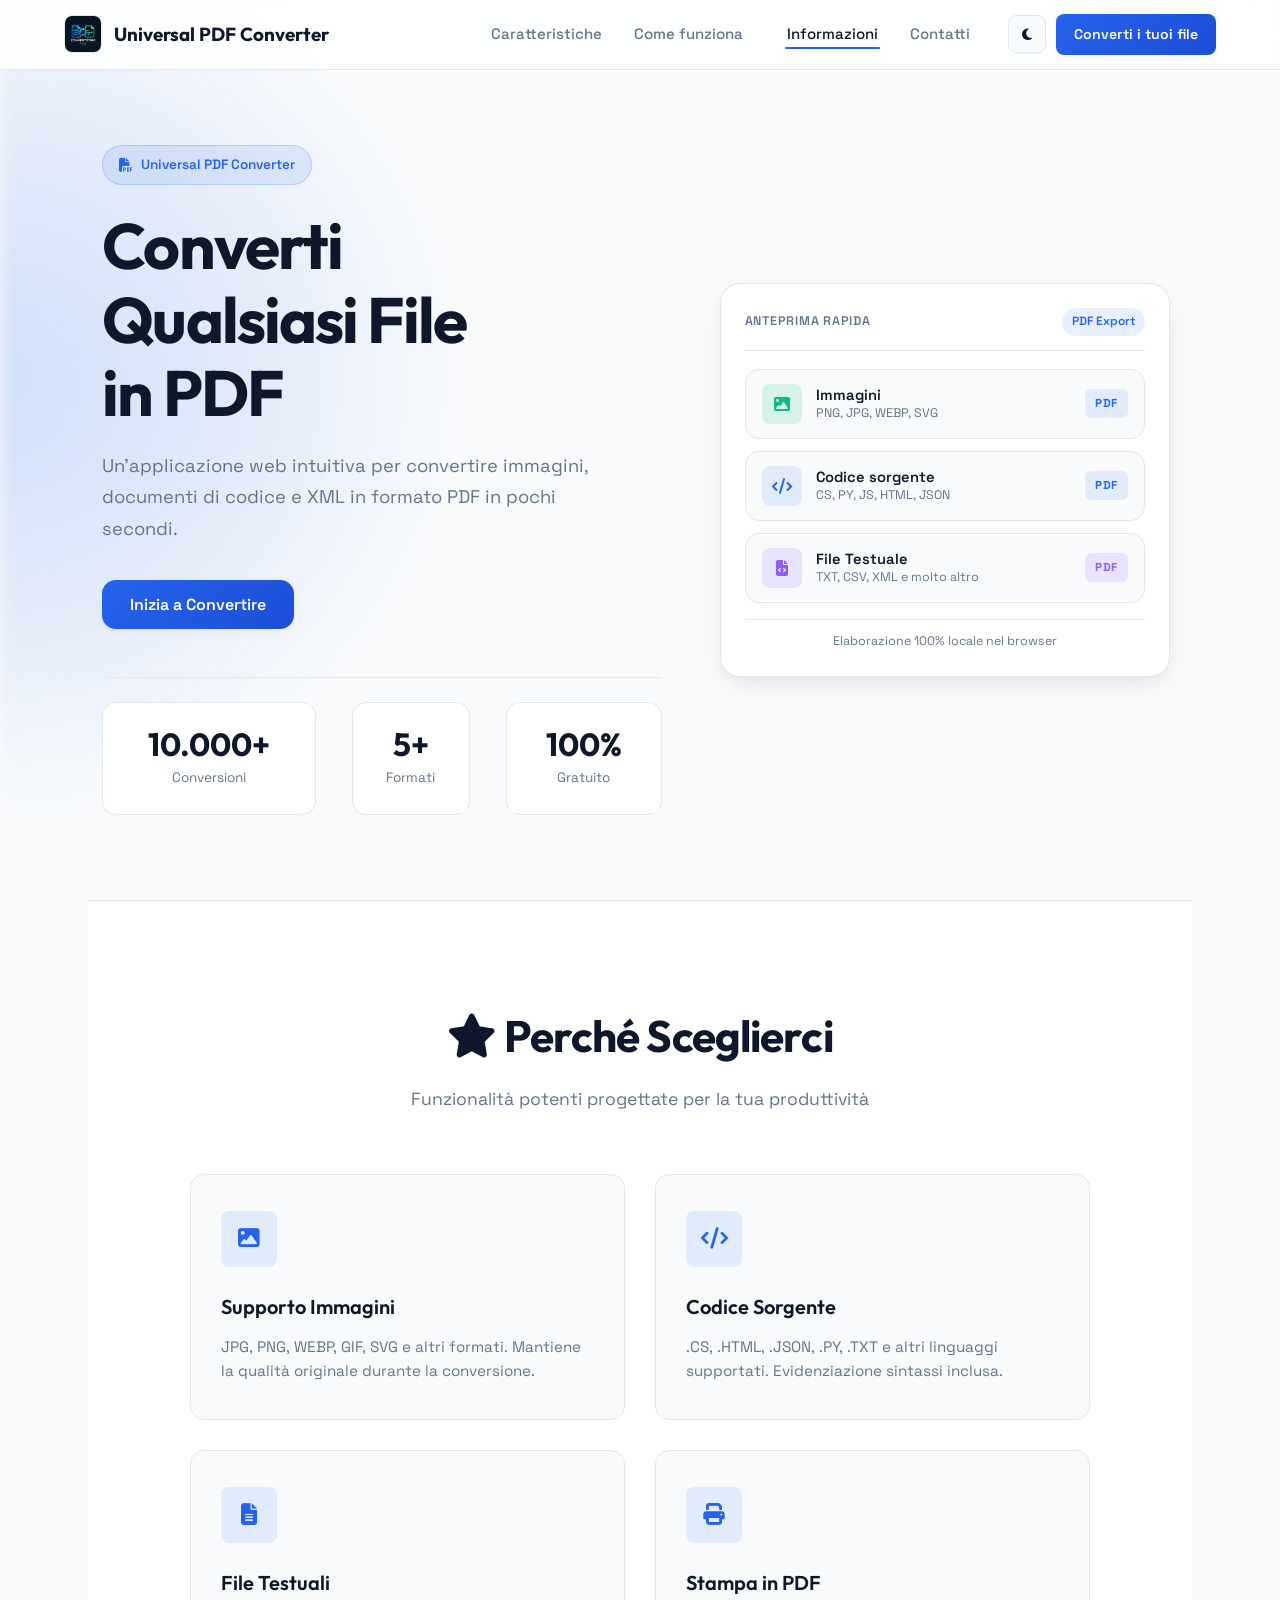
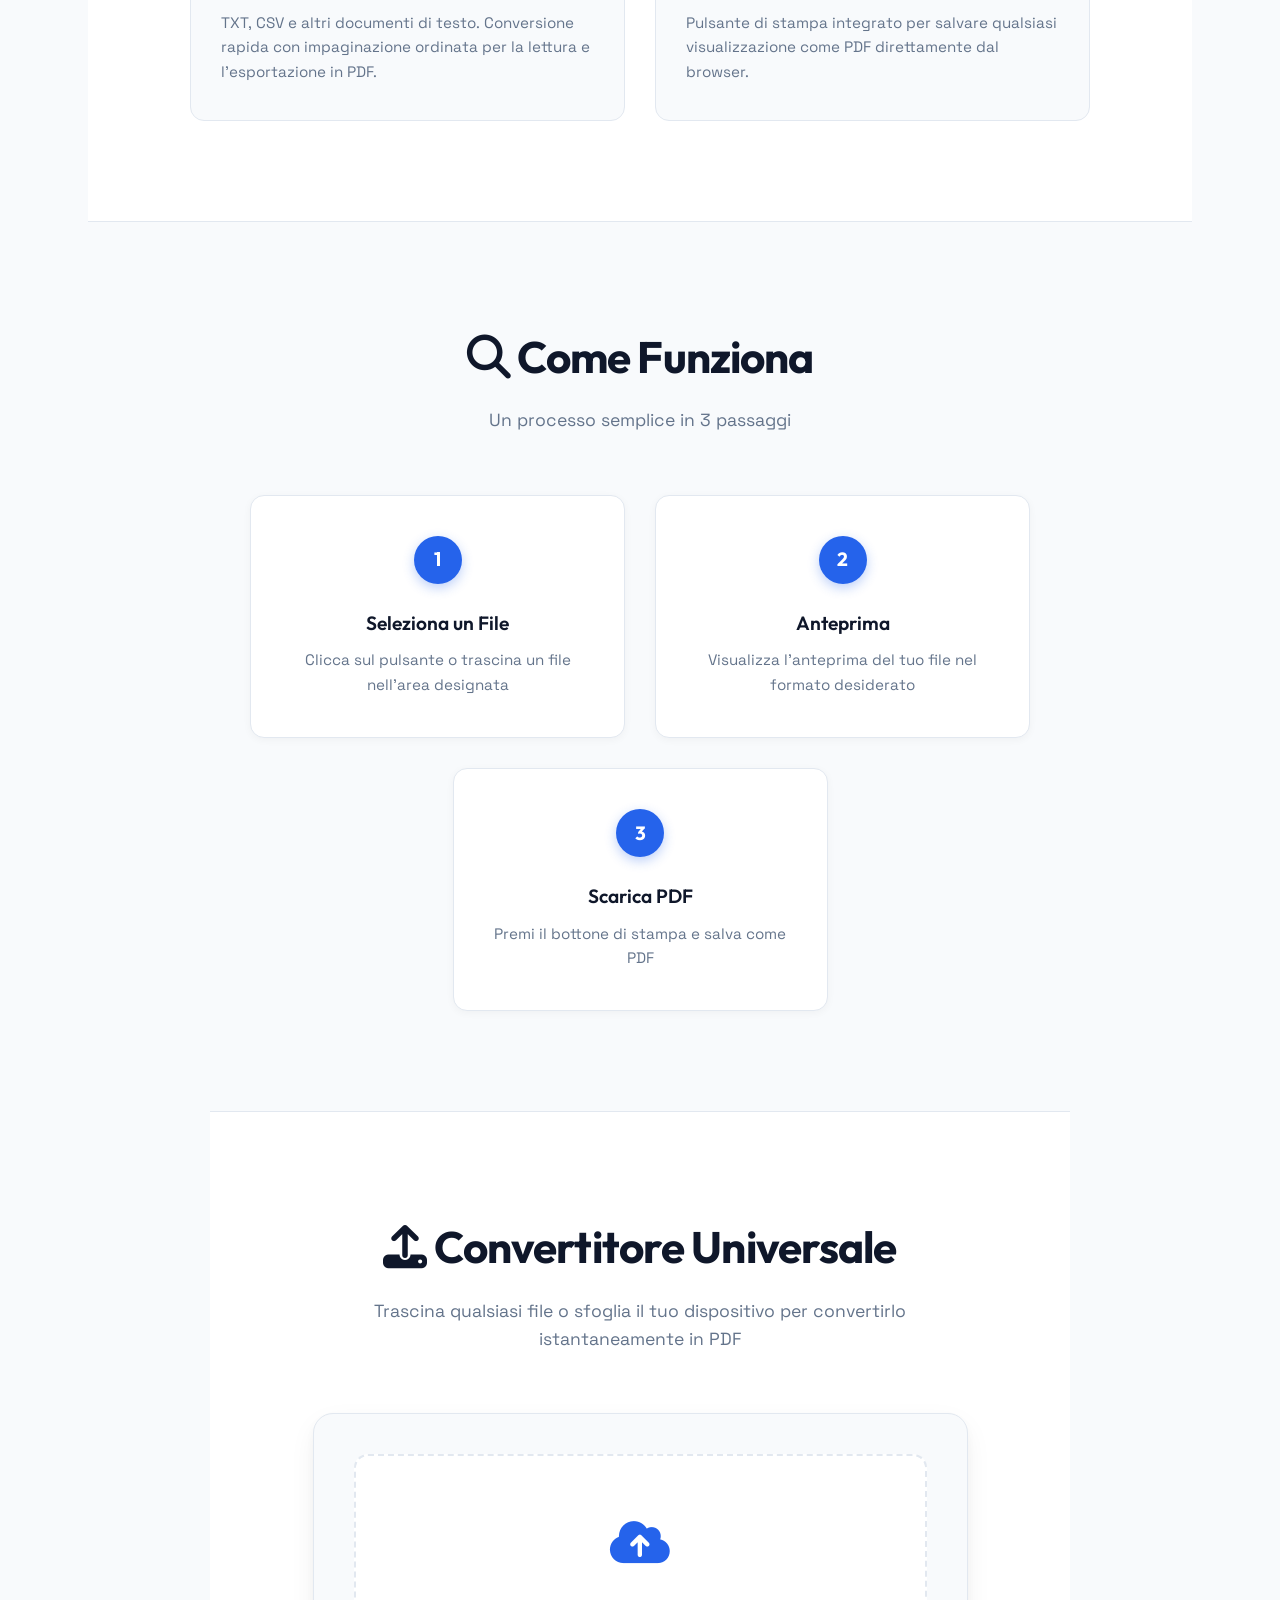
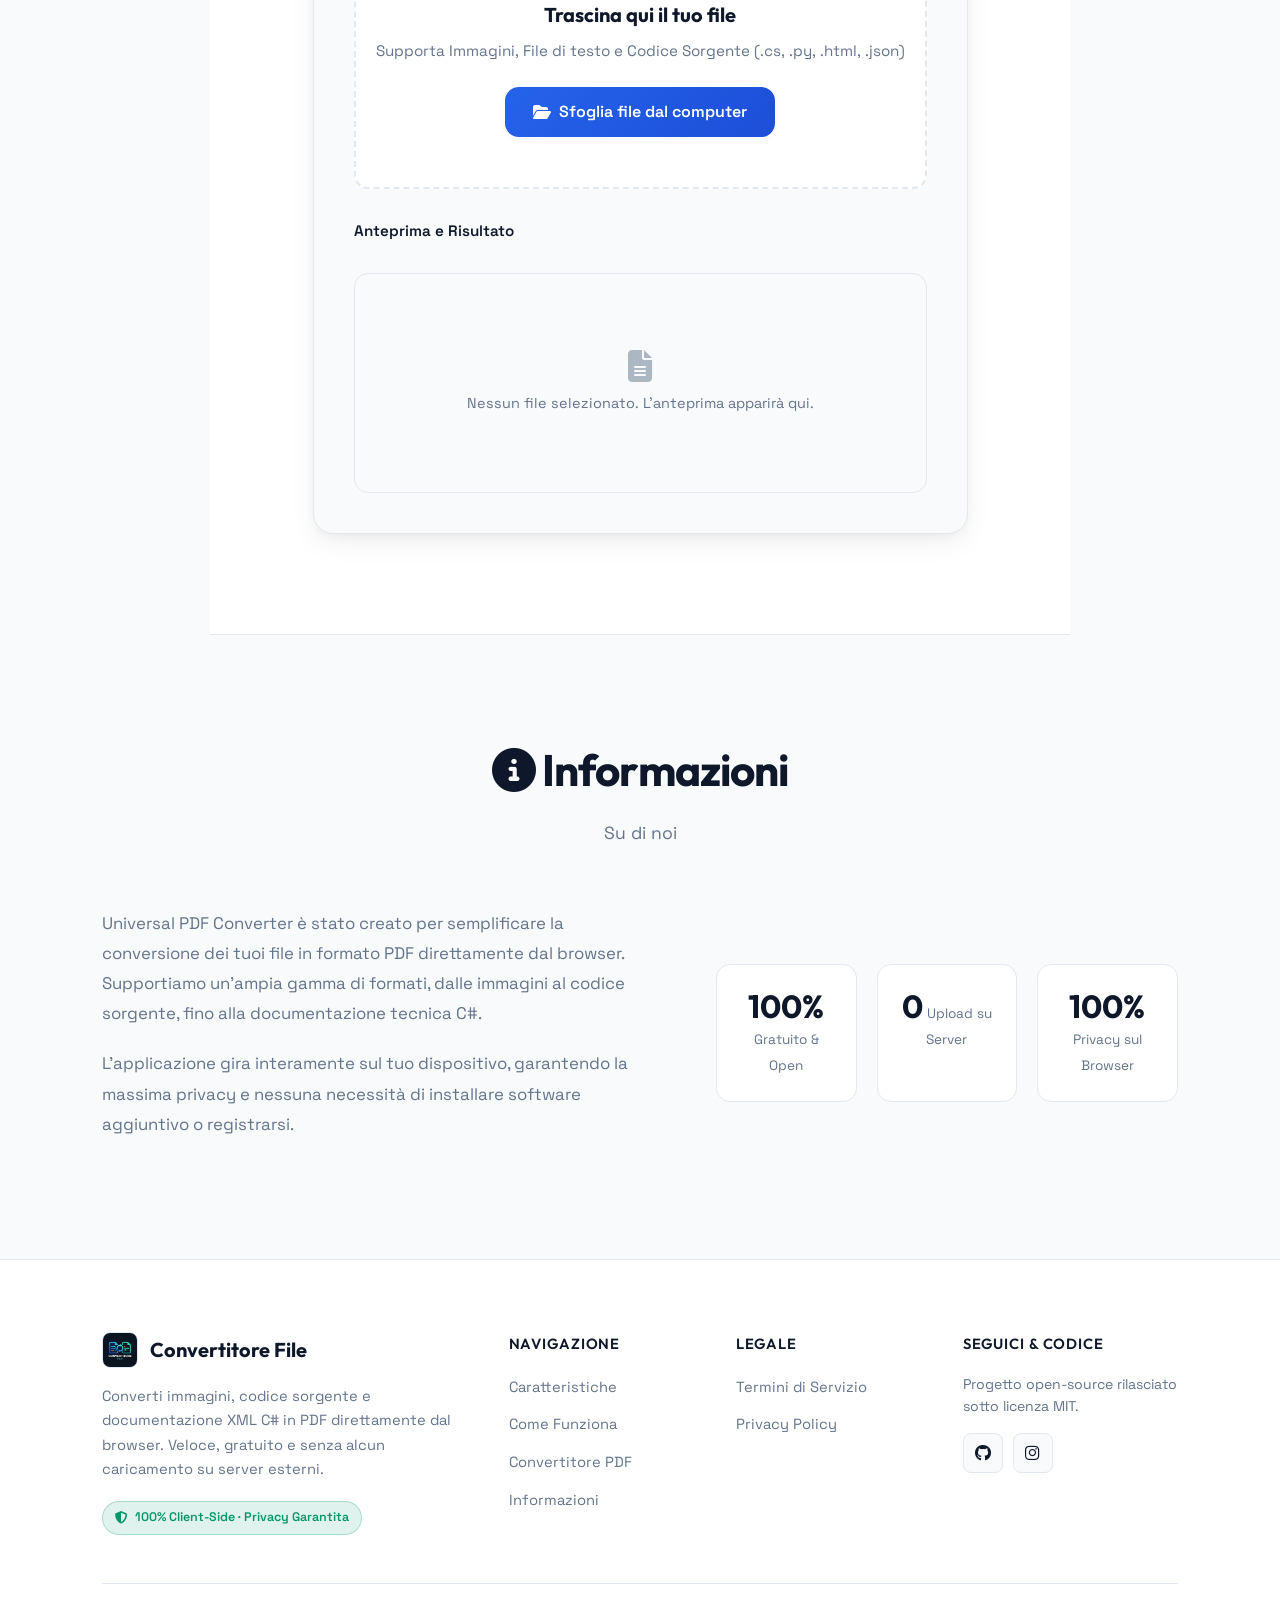
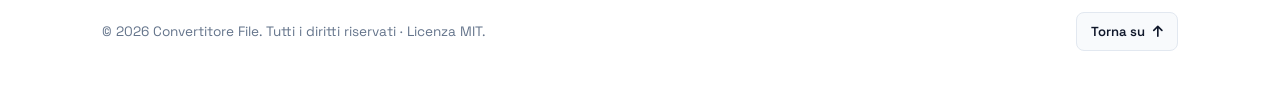
<file: index.html>
<!DOCTYPE html>
<html lang="it">
<head>
    <meta charset="UTF-8">
    <meta name="viewport" content="width=device-width, initial-scale=1.0">
    <meta name="google-site-verification" content="RKO1aZ0JBWYuCCtH508wotMkRLjNaPTsXx0LdjliGCs"/>
    <link rel="icon" type="image/jpeg" href="img/Logo.jpeg">
    <link rel="stylesheet" href="Style/style.css">

    <!-- Fonts & Icons -->
    <link rel="preconnect" href="https://fonts.googleapis.com">
    <link rel="preconnect" href="https://fonts.gstatic.com" crossorigin>
    <link href="https://fonts.googleapis.com/css2?family=Outfit:wght@300;400;500;600;700&family=Space+Grotesk:wght@400;500;600;700&display=swap" rel="stylesheet">
    <link rel="stylesheet" href="https://cdnjs.cloudflare.com/ajax/libs/font-awesome/6.4.0/css/all.min.css">

    <!-- SEO Base -->
    <title>Universal PDF Converter</title>
    <meta name="description" content="Convertitore universale di file in PDF - Converti immagini, documenti di codice e XML in formato PDF gratuitamente">
    <meta name="keywords" content="Convertitore, convertitore gratis, convertitore PDF, online converter, universal converter">
    <meta name="robots" content="index, follow, max-snippet:-1, max-image-preview:large">
    <link rel="canonical" href="https://convertitore-file.github.io/">
    <link rel="alternate" hreflang="it" href="https://convertitore-file.github.io/">
    <link rel="alternate" hreflang="en" href="https://convertitore-file.github.io/?lang=en">

    <!-- Open Graph -->
    <meta property="og:title" content="Convertitore Universale di File in PDF">
    <meta property="og:description" content="Converti facilmente i tuoi file in formato PDF gratuitamente">
    <meta property="og:image" content="img/Logo.jpeg">
    <meta property="og:type" content="website">
    <meta property="og:url" content="https://convertitore-file.github.io/">
    <meta property="og:locale" content="it_IT">

    <!-- Twitter -->
    <meta property="twitter:card" content="summary_large_image">
    <meta property="twitter:title" content="Convertitore Universale di File in PDF">
    <meta property="twitter:description" content="Converti facilmente i tuoi file in formato PDF gratuitamente">
    <meta property="twitter:image" content="img/Logo.jpeg">

    <style>
        /* Reduced motion preference */
        @media (prefers-reduced-motion: reduce) {
            :root {
                --transition-speed: 0.01s;
            }
            *,
            *::before,
            *::after {
                animation-duration: 0.01ms !important;
                animation-iteration-count: 1 !important;
                transition-duration: 0.01ms !important;
            }
        }
    </style>
</head>
<body>
    <!-- Skip Link -->
    <a href="#converter" class="skip-link" aria-label="Saltare al convertitore">Saltare al convertitore</a>

    <!-- Navigation -->
    <nav class="navbar" aria-label="Menu principale principale" role="navigation">
        <a href="#" class="logo">
            <img src="img/Logo.jpeg" alt="Logo Convertitore File" height="40" loading="lazy" aria-hidden="true">
            <span>Universal PDF Converter</span>
        </a>

        <ul class="nav-links" id="navLinks" aria-label="Link navigazione principale">
            <li><a href="#features" class="nav-link" aria-label="Caratteristiche">Caratteristiche</a></li>
            <li><a href="#how-it-works" class="nav-links" aria-label="Come funziona">Come funziona</a></li>
            <li><a href="#about" class="nav-link" aria-label="Informazioni">Informazioni</a></li>
            <li><a href="#contact" class="nav-link" aria-label="Contatti">Contatti</a></li>
        </ul>

        <div class="nav-actions">
            <button id="themeToggle" type="button" aria-label="Cambia tema chiaro/scuro" class="btn-theme-toggle">
                <i class="fas fa-moon" id="moonIcon"></i>
                <i class="fas fa-sun" id="sunIcon" style="display: none;"></i>
            </button>
            <a href="#converter" class="btn-nav">Converti i tuoi file</a>
            <button id="mobileMenuBtn" type="button" aria-label="Apri menu" aria-expanded="false" class="btn-mobile-menu">
                <i class="fas fa-bars"></i>
            </button>
        </div>
    </nav>

    <!-- Hero Section -->
    <div class="hero" aria-labelledby="hero-title">
        <div class="hero-content">
            <div class="hero-badge">
                <i class="fas fa-file-pdf"></i>
                <span>Universal PDF Converter</span>
            </div>
            <h1 id="hero-title" class="hero-h1">Converti<br>Qualsiasi File<br>in PDF</h1>
            <p class="hero-subtitle">Un'applicazione web intuitiva per convertire immagini, documenti di codice e XML in formato PDF in pochi secondi.</p>
            <div class="hero-cta">
                <a href="#converter" class="btn btn-primary">Inizia a Convertire</a>
            </div>
            <div class="hero-stats">
                <div class="stat">
                    <span class="stat-number">10.000+</span>
                    <span class="stat-label">Conversioni</span>
                </div>
                <div class="stat">
                    <span class="stat-number">5+</span>
                    <span class="stat-label">Formati</span>
                </div>
                <div class="stat">
                    <span class="stat-number">100%</span>
                    <span class="stat-label">Gratuito</span>
                </div>
            </div>
        </div>

        <div class="hero-visual">
            <div class="visual-card">
                <div class="visual-card-header">
                    <span class="preview-eyebrow">Anteprima rapida</span>
                    <span class="preview-badge">PDF Export</span>
                </div>

                <div class="visual-preview">
                    <div class="preview-row">
                        <div class="preview-left">
                                <span class="preview-icon preview-icon--img">
                                    <i class="fas fa-image"></i>
                                </span>
                            <div class="preview-meta">
                                <strong>Immagini</strong>
                                <span>PNG, JPG, WEBP, SVG</span>
                            </div>
                        </div>
                        <span class="format-pill">PDF</span>
                    </div>

                    <div class="preview-row">
                        <div class="preview-left">
                                <span class="preview-icon preview-icon--code">
                                    <i class="fas fa-code"></i>
                                </span>
                            <div class="preview-meta">
                                <strong>Codice sorgente</strong>
                                <span>CS, PY, JS, HTML, JSON</span>
                            </div>
                        </div>
                        <span class="format-pill">PDF</span>
                    </div>

                    <div class="preview-row">
                        <div class="preview-left">
                                <span class="preview-icon preview-icon--xml">
                                    <i class="fas fa-file-code"></i>
                                </span>
                            <div class="preview-meta">
                                <strong>File Testuale</strong>
                                <span>TXT, CSV, XML e molto altro</span>
                            </div>
                        </div>
                        <span class="format-pill format-pill--accent">PDF</span>
                    </div>
                </div>

                <div class="visual-card-footer">
                    <span>Elaborazione 100% locale nel browser</span>
                </div>
            </div>
        </div>
    </div>

    <!-- Features Section -->
    <section class="features" id="features" aria-labelledby="features-title">
        <div class="section-header">
            <h2 id="features-title"><i class="fas fa-star"></i> Perché Sceglierci</h2>
            <p>Funzionalità potenti progettate per la tua produttività</p>
        </div>
        <div class="features-grid">
            <div class="feature-card">
                <div class="feature-icon">
                    <i class="fas fa-image"></i>
                </div>
                <h3>Supporto Immagini</h3>
                <p>JPG, PNG, WEBP, GIF, SVG e altri formati. Mantiene la qualità originale durante la conversione.</p>
            </div>
            <div class="feature-card">
                <div class="feature-icon">
                    <i class="fas fa-code"></i>
                </div>
                <h3>Codice Sorgente</h3>
                <p>.CS, .HTML, .JSON, .PY, .TXT e altri linguaggi supportati. Evidenziazione sintassi inclusa.</p>
            </div>
            <div class="feature-card">
                <div class="feature-icon">
                    <i class="fas fa-file-alt"></i>
                </div>
                <h3>File Testuali</h3>
                <p>TXT, CSV e altri documenti di testo. Conversione rapida con impaginazione ordinata per la lettura e l'esportazione in PDF.</p>
            </div>
            <div class="feature-card">
                <div class="feature-icon">
                    <i class="fas fa-print"></i>
                </div>
                <h3>Stampa in PDF</h3>
                <p>Pulsante di stampa integrato per salvare qualsiasi visualizzazione come PDF direttamente dal browser.</p>
            </div>
        </div>
    </section>

    <!-- How It Works Section -->
    <section class="how-it-works" id="how-it-works" aria-labelledby="how-it-works-title">
        <div class="section-header">
            <h2 id="how-it-works-title"><i class="fas fa-search"></i> Come Funziona</h2>
            <p>Un processo semplice in 3 passaggi</p>
        </div>
        <div class="steps-container">
            <div class="step-item">
                <div class="step-number">1</div>
                <h3>Seleziona un File</h3>
                <p>Clicca sul pulsante o trascina un file nell'area designata</p>
            </div>
            <div class="step-item">
                <div class="step-number">2</div>
                <h3>Anteprima</h3>
                <p>Visualizza l'anteprima del tuo file nel formato desiderato</p>
            </div>
            <div class="step-item">
                <div class="step-number">3</div>
                <h3>Scarica PDF</h3>
                <p>Premi il bottone di stampa e salva come PDF</p>
            </div>
        </div>
    </section>

    <!-- Converter Area (Rinnovata e potenziata) -->
    <section class="converter-section" id="converter" aria-label="Area di conversione file">
        <div class="section-header">
            <h2><i class="fas fa-upload"></i> Convertitore Universale</h2>
            <p>Trascina qualsiasi file o sfoglia il tuo dispositivo per convertirlo istantaneamente in PDF</p>
        </div>

        <div class="converter-container">
            <div class="converter-card">
                <!-- Area Drag & Drop avanzata -->
                <div class="converter-area" id="dropZone" aria-label="Area di caricamento file" role="region" tabindex="0">
                    <div class="converter-icon-wrapper" style="font-size: 3rem; color: var(--primary); margin-bottom: 16px;">
                        <i class="fas fa-cloud-upload-alt" aria-hidden="true"></i>
                    </div>
                    <h3 style="font-family: var(--font-hero); font-size: 1.25rem; margin-bottom: 8px; color: var(--text);">Trascina qui il tuo file</h3>
                    <p style="color: var(--muted); font-size: 0.95rem; margin-bottom: 24px;">Supporta Immagini, File di testo e Codice Sorgente (.cs, .py, .html, .json)</p>
                    <p class="sr-only" tabindex="0">Premere Invio o Spazio per sfogliare i file</p>

                    <label for="fileInput" class="btn btn-primary" style="cursor: pointer; display: inline-flex; align-items: center; gap: 8px;">
                        <i class="fas fa-folder-open" aria-hidden="true"></i>
                        <span>Sfoglia file dal computer</span>
                    </label>
                    <input type="file" id="fileInput" accept="image/*,.txt,.cs,.html,.json,.csv,.py,.xml,.js,.ts" style="display: none;" aria-label="Sfoglia file dal computer">
                </div>

                <!-- Box Anteprima e Risultato Conversione -->
                <div class="converter-preview-wrapper" style="margin-top: 30px;">
                    <div style="display: flex; justify-content: space-between; align-items: center; margin-bottom: 12px;">
                        <span style="font-weight: 600; font-size: 0.95rem; color: var(--text);">Anteprima e Risultato</span>
                        <span id="fileTypeBadge" style="font-size: 0.75rem; background: var(--primary-light); color: var(--primary); padding: 4px 10px; border-radius: 20px; font-weight: 600; display: none;">Pronto</span>
                    </div>

                    <div class="converter-preview" id="output" style="background: var(--background); border: 1px solid var(--border); border-radius: var(--radius); padding: 24px; min-height: 220px; display: flex; align-items: center; justify-content: center; text-align: center; color: var(--muted);">
                        <div class="placeholder-content">
                            <i class="fas fa-file-alt" style="font-size: 2rem; margin-bottom: 10px; opacity: 0.5;"></i>
                            <p style="font-size: 0.9rem;">Nessun file selezionato. L'anteprima apparirà qui.</p>
                        </div>
                    </div>

                    <!-- Pulsante di Stampa / Salvataggio PDF -->
                    <button class="print-btn" id="printBtn" style="display: none;">
                        <i class="fas fa-print" style="margin-right: 8px;"></i> Salva o Stampa in PDF
                    </button>
                </div>
            </div>
        </div>
    </section>

    <!-- About Section -->
    <section class="about" id="about" aria-labelledby="about-title">
        <div class="section-header">
            <h2 id="about-title"><i class="fas fa-info-circle"></i> Informazioni</h2>
            <p>Su di noi</p>
        </div>
        <div class="about-content">
            <div class="about-text">
                <p>Universal PDF Converter è stato creato per semplificare la conversione dei tuoi file in formato PDF direttamente dal browser. Supportiamo un'ampia gamma di formati, dalle immagini al codice sorgente, fino alla documentazione tecnica C#.</p>
                <p>L'applicazione gira interamente sul tuo dispositivo, garantendo la massima privacy e nessuna necessità di installare software aggiuntivo o registrarsi.</p>
            </div>
            <div class="about-stats">
                <div class="stat">
                    <span class="stat-number">100%</span>
                    <span class="stat-label">Gratuito &amp; Open</span>
                </div>
                <div class="stat">
                    <span class="stat-number">0</span>
                    <span class="stat-label">Upload su Server</span>
                </div>
                <div class="stat">
                    <span class="stat-number">100%</span>
                    <span class="stat-label">Privacy sul Browser</span>
                </div>
            </div>
        </div>
    </section>

    <!-- Footer -->
    <footer class="footer" id="contact">
        <div class="footer-container">
            <div class="footer-grid">
                <!-- Colonna 1: Brand & Descrizione -->
                <div class="footer-brand">
                    <a href="#" class="footer-logo">
                        <img src="img/Logo.jpeg" alt="Convertitore File Logo" height="36" loading="lazy">
                        <span>Convertitore File</span>
                    </a>
                    <p class="footer-description">
                        Converti immagini, codice sorgente e documentazione XML C# in PDF direttamente dal browser. Veloce, gratuito e senza alcun caricamento su server esterni.
                    </p>
                    <div class="footer-pill">
                        <i class="fas fa-shield-alt"></i>
                        <span>100% Client-Side &middot; Privacy Garantita</span>
                    </div>
                </div>

                <!-- Colonna 2: Navigazione -->
                <div class="footer-col">
                    <h4>Navigazione</h4>
                    <ul class="footer-links">
                        <li><a href="#features">Caratteristiche</a></li>
                        <li><a href="#how-it-works">Come Funziona</a></li>
                        <li><a href="#converter">Convertitore PDF</a></li>
                        <li><a href="#about">Informazioni</a></li>
                    </ul>
                </div>

                <!-- Colonna 3: Note Legali -->
                <div class="footer-col">
                    <h4>Legale</h4>
                    <ul class="footer-links">
                        <li><a href="pages/termini.html">Termini di Servizio</a></li>
                        <li><a href="pages/privacy.html">Privacy Policy</a></li>
                    </ul>
                </div>

                <!-- Colonna 4: Community & Contatti -->
                <div class="footer-col">
                    <h4>Seguici &amp; Codice</h4>
                    <p class="footer-social-text">Progetto open-source rilasciato sotto licenza MIT.</p>
                    <div class="footer-social">
                        <a href="https://github.com/cipriano-salvatore" target="_blank" rel="noopener noreferrer" aria-label="GitHub">
                            <i class="fab fa-github"></i>
                        </a>
                        <a href="https://instagram.com/salvo_codes" target="_blank" rel="noopener noreferrer" aria-label="Instagram">
                            <i class="fab fa-instagram"></i>
                        </a>
                    </div>
                </div>
            </div>

            <!-- Barra inferiore separata -->
            <div class="footer-bottom">
                <p>&copy; 2026 Convertitore File. Tutti i diritti riservati &middot; Licenza MIT.</p>
                <a href="#" class="back-to-top" aria-label="Torna in cima alla pagina">
                    <span>Torna su</span>
                    <i class="fas fa-arrow-up"></i>
                </a>
            </div>
        </div>
    </footer>

    <script src="script.js"></script>
</body>
</html>
</file>
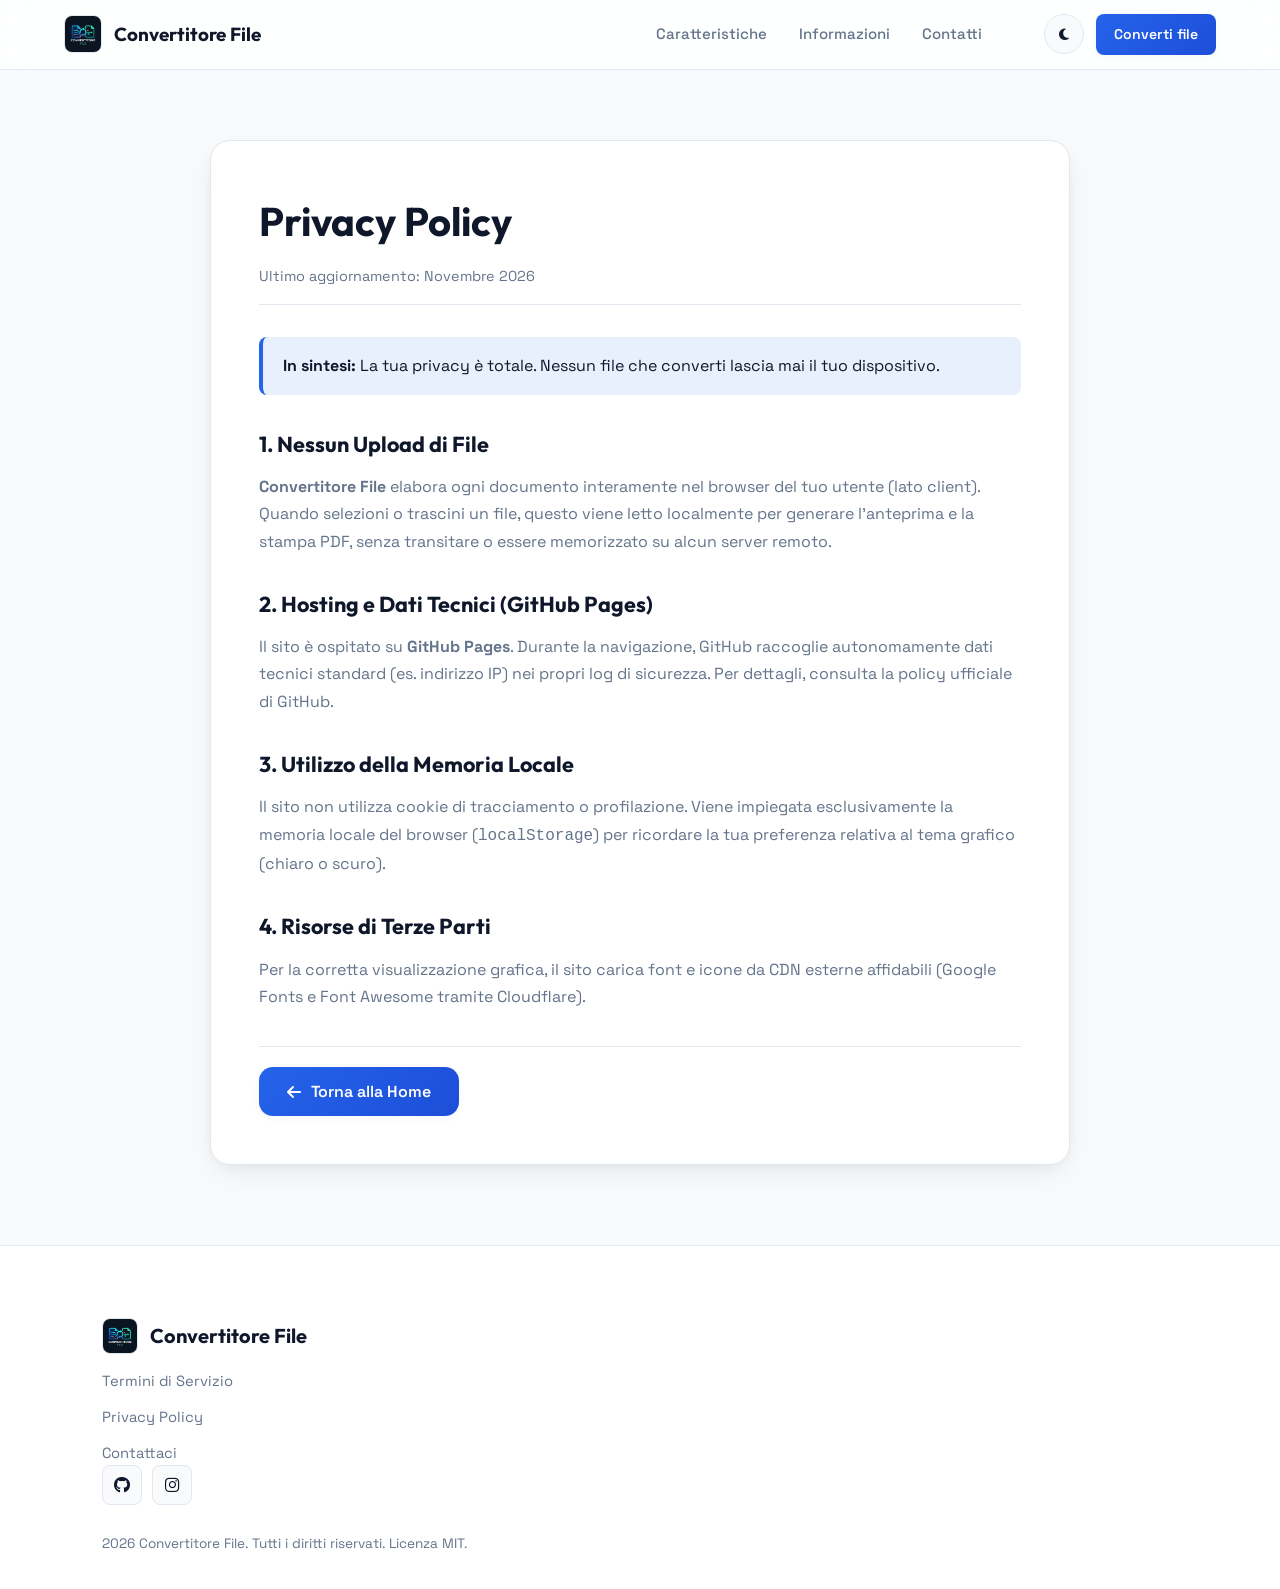
<file: pages/privacy.html>
<!DOCTYPE html>
<html lang="it">
<head>
    <meta charset="UTF-8">
    <meta name="viewport" content="width=device-width, initial-scale=1.0">
    <link rel="icon" type="image/jpeg" href="../img/Logo.jpeg">
    <link rel="stylesheet" href="../Style/style.css">

    <!-- Fonts & Icons -->
    <link rel="preconnect" href="https://fonts.googleapis.com">
    <link rel="preconnect" href="https://fonts.gstatic.com" crossorigin>
    <link href="https://fonts.googleapis.com/css2?family=Outfit:wght@300;400;500;600;700&family=Space+Grotesk:wght@400;500;600;700&display=swap" rel="stylesheet">
    <link rel="stylesheet" href="https://cdnjs.cloudflare.com/ajax/libs/font-awesome/6.4.0/css/all.min.css">

    <title>Privacy Policy - Convertitore di file in PDF</title>

    <style>
        .legal-main {
            max-width: 900px;
            margin: 140px auto 80px;
            padding: 0 20px;
        }
        .legal-card {
            background: var(--card);
            border: 1px solid var(--border);
            border-radius: var(--radius-lg);
            padding: 48px;
            box-shadow: var(--shadow);
        }
        .legal-card h1 {
            font-family: var(--font-hero);
            font-size: clamp(2rem, 4vw, 2.5rem);
            color: var(--text);
            margin-bottom: 12px;
        }
        .legal-date {
            color: var(--muted);
            font-size: 0.9rem;
            margin-bottom: 32px;
            padding-bottom: 16px;
            border-bottom: 1px solid var(--border);
        }
        .legal-card h2 {
            font-family: var(--font-hero);
            font-size: 1.35rem;
            color: var(--text);
            margin-top: 32px;
            margin-bottom: 12px;
        }
        .legal-card p, .legal-card li {
            color: var(--muted);
            font-size: 1rem;
            line-height: 1.7;
            margin-bottom: 16px;
        }
        .legal-card ul {
            padding-left: 20px;
            margin-bottom: 20px;
        }
        .highlight-box {
            background: var(--primary-light);
            border-left: 4px solid var(--primary);
            padding: 16px 20px;
            border-radius: var(--radius-sm);
            margin: 24px 0;
            color: var(--text);
        }
        @media (max-width: 768px) {
            .legal-card {
                padding: 24px;
            }
        }
    </style>
</head>
<body>
    <!-- Skip Link -->
    <a href="#main-content" class="skip-link">Saltare al contenuto</a>

    <!-- Navigation -->
    <nav class="navbar" aria-label="Menu principale">
        <a href="../index.html" class="logo">
            <img src="../img/Logo.jpeg" alt="Convertitore File Logo" height="40" loading="lazy">
            <span>Convertitore File</span>
        </a>
        <ul class="nav-links" role="navigation" aria-label="Link navigazione">
            <li><a href="../index.html#features" class="nav-link">Caratteristiche</a></li>
            <li><a href="../index.html#about" class="nav-link">Informazioni</a></li>
            <li><a href="../index.html#contact" class="nav-link">Contatti</a></li>
        </ul>

        <!-- Azioni a destra della Navbar: Pulsante Tema + CTA -->
        <div class="nav-actions" style="display: flex; align-items: center; gap: 12px; margin-left: 24px;">
            <button id="themeToggle" aria-label="Cambia tema chiaro/scuro" class="btn-theme-toggle" style="
                    background: var(--background);
                    border: 1px solid var(--border);
                    color: var(--text);
                    width: 40px;
                    height: 40px;
                    border-radius: 50%;
                    display: flex;
                    align-items: center;
                    justify-content: center;
                    cursor: pointer;
                    transition: all var(--transition-speed);
                ">
                <i class="fas fa-moon" id="moonIcon"></i>
                <i class="fas fa-sun" id="sunIcon" style="display: none;"></i>
            </button>
            <a href="../index.html#converter" class="btn-nav">Converti file</a>
        </div>
    </nav>

    <!-- Main Content -->
    <main id="main-content" class="legal-main" aria-labelledby="privacy-title">
        <div class="legal-card">
            <h1 id="privacy-title">Privacy Policy</h1>
            <div class="legal-date">Ultimo aggiornamento: Novembre 2026</div>

            <div class="highlight-box">
                <strong>In sintesi:</strong> La tua privacy è totale. Nessun file che converti lascia mai il tuo dispositivo.
            </div>

            <h2>1. Nessun Upload di File</h2>
            <p><strong>Convertitore File</strong> elabora ogni documento interamente nel browser del tuo utente (lato client). Quando selezioni o trascini un file, questo viene letto localmente per generare l'anteprima e la stampa PDF, senza transitare o essere memorizzato su alcun server remoto.</p>

            <h2>2. Hosting e Dati Tecnici (GitHub Pages)</h2>
            <p>Il sito è ospitato su <strong>GitHub Pages</strong>. Durante la navigazione, GitHub raccoglie autonomamente dati tecnici standard (es. indirizzo IP) nei propri log di sicurezza. Per dettagli, consulta la policy ufficiale di GitHub.</p>

            <h2>3. Utilizzo della Memoria Locale</h2>
            <p>Il sito non utilizza cookie di tracciamento o profilazione. Viene impiegata esclusivamente la memoria locale del browser (<code>localStorage</code>) per ricordare la tua preferenza relativa al tema grafico (chiaro o scuro).</p>

            <h2>4. Risorse di Terze Parti</h2>
            <p>Per la corretta visualizzazione grafica, il sito carica font e icone da CDN esterne affidabili (Google Fonts e Font Awesome tramite Cloudflare).</p>

            <div style="margin-top: 36px; padding-top: 20px; border-top: 1px solid var(--border);">
                <a href="../index.html" class="btn btn-primary"><i class="fas fa-arrow-left"></i> Torna alla Home</a>
            </div>
        </div>
    </main>

    <!-- Footer -->
    <footer class="footer" id="contact">
        <div class="footer-content">
            <div class="footer-logo">
                <img src="../img/Logo.jpeg" alt="Convertitore File Logo" height="30" loading="lazy">
                <span>Convertitore File</span>
            </div>
            <div class="footer-links">
                <a href="termini.html" style="color: var(--muted);">Termini di Servizio</a>
                <a href="privacy.html" style="color: var(--muted);">Privacy Policy</a>
                <a href="../index.html#contact" style="color: var(--muted);">Contattaci</a>
            </div>
            <div class="footer-social">
                <a href="https://github.com/cipriano-salvatore" target="_blank" rel="noopener noreferrer" aria-label="GitHub"><i class="fab fa-github"></i></a>
                <a href="https://instagram.com/salvo_codes" target="_blank" rel="noopener noreferrer" aria-label="Instagram"><i class="fab fa-instagram"></i></a>
            </div>
            <div class="footer-bottom">
                <p>2026 Convertitore File. Tutti i diritti riservati. Licenza MIT.</p>
            </div>
        </div>
    </footer>

    <script>
        // Sincronizzazione automatica Dark Mode & Navbar Toggle
        const savedTheme = localStorage.getItem('pdf-converter-theme');
        const prefersDark = window.matchMedia('(prefers-color-scheme: dark)').matches;
        if (savedTheme === 'dark' || (!savedTheme && prefersDark)) {
            document.body.classList.add('dark-mode');
        }

        const themeToggle = document.getElementById('themeToggle');
        const moonIcon = document.getElementById('moonIcon');
        const sunIcon = document.getElementById('sunIcon');

        if (moonIcon && sunIcon) {
            moonIcon.style.display = document.body.classList.contains('dark-mode') ? 'none' : 'block';
            sunIcon.style.display = document.body.classList.contains('dark-mode') ? 'block' : 'none';
        }

        if (themeToggle) {
            themeToggle.addEventListener('click', () => {
                const isDark = document.body.classList.toggle('dark-mode');
                localStorage.setItem('pdf-converter-theme', isDark ? 'dark' : 'light');
                if (moonIcon && sunIcon) {
                    moonIcon.style.display = isDark ? 'none' : 'block';
                    sunIcon.style.display = isDark ? 'block' : 'none';
                }
            });
        }
    </script>
</body>
</html>
</file>
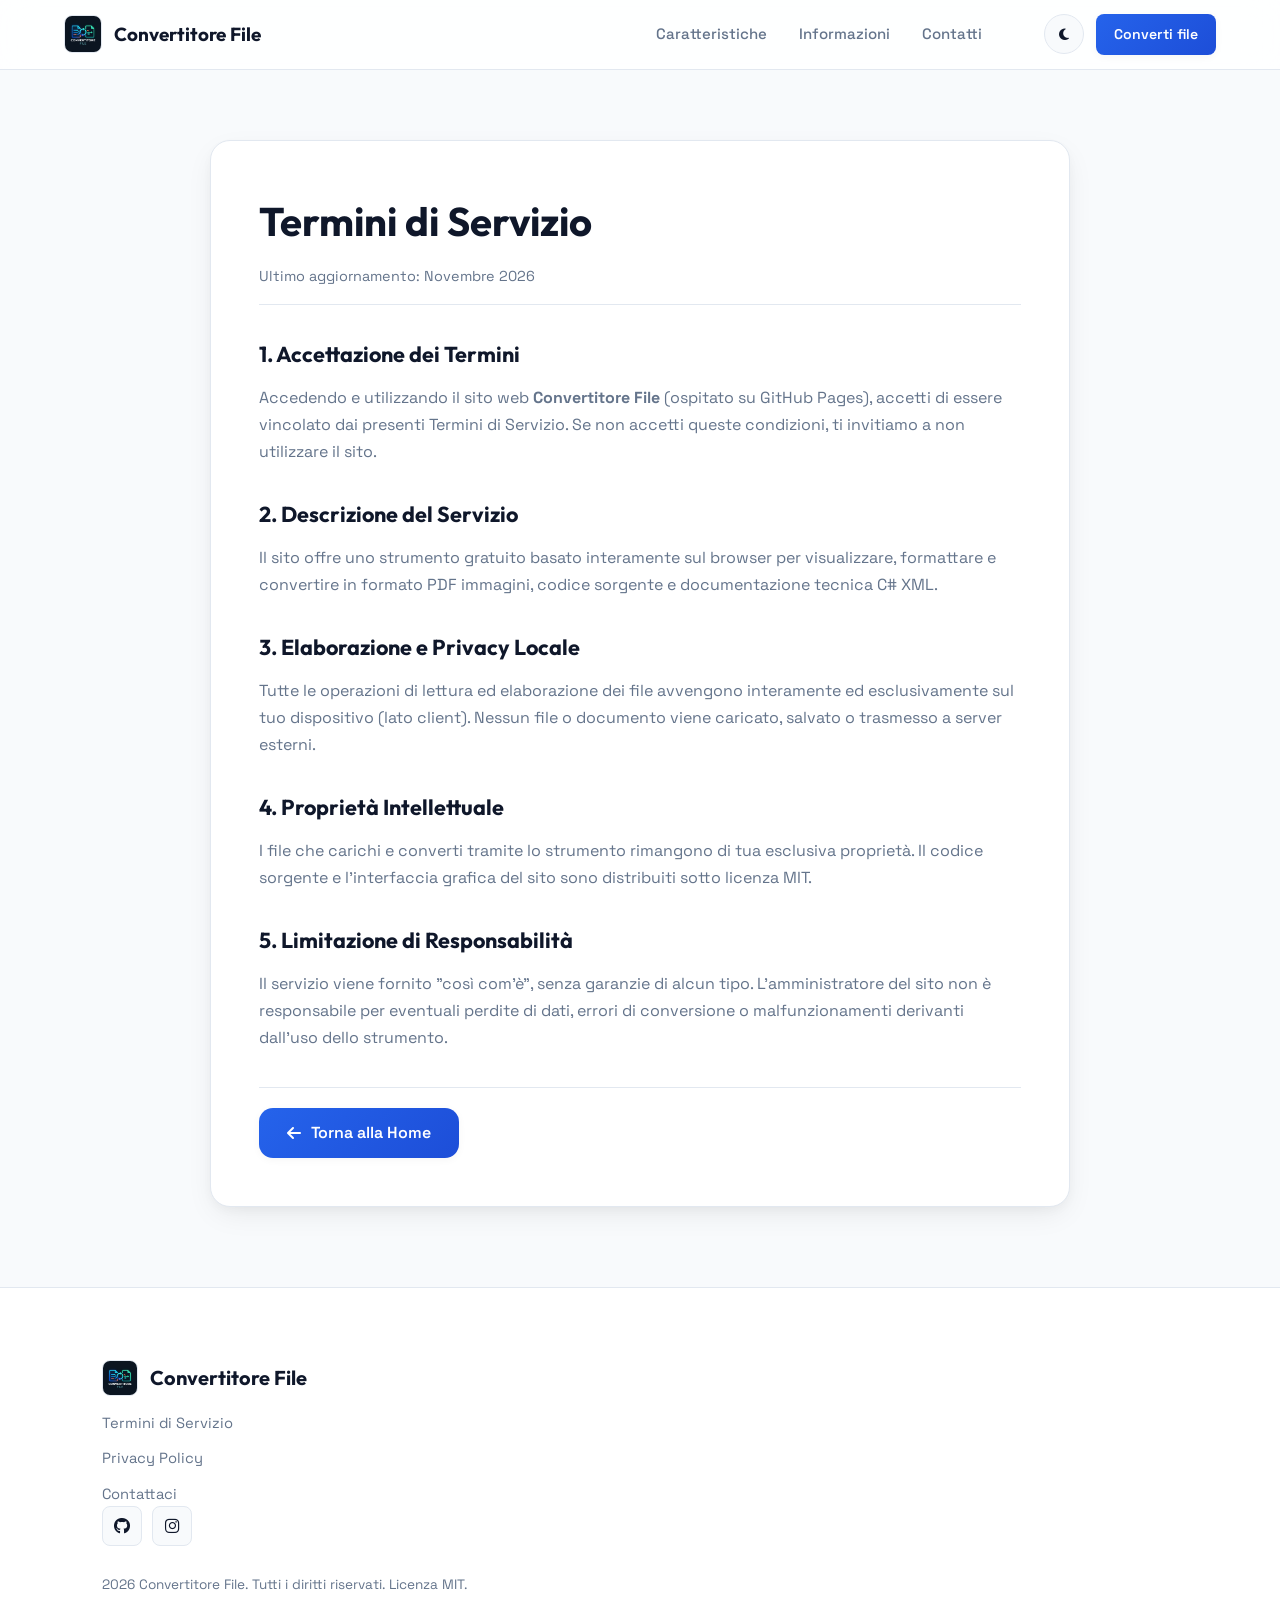
<file: pages/termini.html>
<!DOCTYPE html>
<html lang="it">
<head>
    <meta charset="UTF-8">
    <meta name="viewport" content="width=device-width, initial-scale=1.0">
    <link rel="icon" type="image/jpeg" href="../img/Logo.jpeg">
    <link rel="stylesheet" href="../Style/style.css">

    <!-- Fonts & Icons -->
    <link rel="preconnect" href="https://fonts.googleapis.com">
    <link rel="preconnect" href="https://fonts.gstatic.com" crossorigin>
    <link href="https://fonts.googleapis.com/css2?family=Outfit:wght@300;400;500;600;700&family=Space+Grotesk:wght@400;500;600;700&display=swap" rel="stylesheet">
    <link rel="stylesheet" href="https://cdnjs.cloudflare.com/ajax/libs/font-awesome/6.4.0/css/all.min.css">

    <title>Termini di Servizio - Convertitore di file in PDF</title>

    <style>
        .legal-main {
            max-width: 900px;
            margin: 140px auto 80px;
            padding: 0 20px;
        }
        .legal-card {
            background: var(--card);
            border: 1px solid var(--border);
            border-radius: var(--radius-lg);
            padding: 48px;
            box-shadow: var(--shadow);
        }
        .legal-card h1 {
            font-family: var(--font-hero);
            font-size: clamp(2rem, 4vw, 2.5rem);
            color: var(--text);
            margin-bottom: 12px;
        }
        .legal-date {
            color: var(--muted);
            font-size: 0.9rem;
            margin-bottom: 32px;
            padding-bottom: 16px;
            border-bottom: 1px solid var(--border);
        }
        .legal-card h2 {
            font-family: var(--font-hero);
            font-size: 1.35rem;
            color: var(--text);
            margin-top: 32px;
            margin-bottom: 12px;
        }
        .legal-card p, .legal-card li {
            color: var(--muted);
            font-size: 1rem;
            line-height: 1.7;
            margin-bottom: 16px;
        }
        .legal-card ul {
            padding-left: 20px;
            margin-bottom: 20px;
        }
        @media (max-width: 768px) {
            .legal-card {
                padding: 24px;
            }
        }
    </style>
</head>
<body>
    <!-- Skip Link -->
    <a href="#main-content" class="skip-link">Saltare al contenuto</a>

    <!-- Navigation -->
    <nav class="navbar" aria-label="Menu principale">
        <a href="../index.html" class="logo">
            <img src="../img/Logo.jpeg" alt="Convertitore File Logo" height="40" loading="lazy">
            <span>Convertitore File</span>
        </a>
        <ul class="nav-links" role="navigation" aria-label="Link navigazione">
            <li><a href="../index.html#features" class="nav-link">Caratteristiche</a></li>
            <li><a href="../index.html#about" class="nav-link">Informazioni</a></li>
            <li><a href="../index.html#contact" class="nav-link">Contatti</a></li>
        </ul>

        <!-- Azioni a destra della Navbar: Pulsante Tema + CTA -->
        <div class="nav-actions" style="display: flex; align-items: center; gap: 12px; margin-left: 24px;">
            <button id="themeToggle" aria-label="Cambia tema chiaro/scuro" class="btn-theme-toggle" style="
                    background: var(--background);
                    border: 1px solid var(--border);
                    color: var(--text);
                    width: 40px;
                    height: 40px;
                    border-radius: 50%;
                    display: flex;
                    align-items: center;
                    justify-content: center;
                    cursor: pointer;
                    transition: all var(--transition-speed);
                ">
                <i class="fas fa-moon" id="moonIcon"></i>
                <i class="fas fa-sun" id="sunIcon" style="display: none;"></i>
            </button>
            <a href="index.html#converter" class="btn-nav">Converti file</a>
        </div>
    </nav>

    <!-- Main Content -->
    <main id="main-content" class="legal-main" aria-labelledby="terms-title">
        <div class="legal-card">
            <h1 id="terms-title">Termini di Servizio</h1>
            <div class="legal-date">Ultimo aggiornamento: Novembre 2026</div>

            <h2>1. Accettazione dei Termini</h2>
            <p>Accedendo e utilizzando il sito web <strong>Convertitore File</strong> (ospitato su GitHub Pages), accetti di essere vincolato dai presenti Termini di Servizio. Se non accetti queste condizioni, ti invitiamo a non utilizzare il sito.</p>

            <h2>2. Descrizione del Servizio</h2>
            <p>Il sito offre uno strumento gratuito basato interamente sul browser per visualizzare, formattare e convertire in formato PDF immagini, codice sorgente e documentazione tecnica C# XML.</p>

            <h2>3. Elaborazione e Privacy Locale</h2>
            <p>Tutte le operazioni di lettura ed elaborazione dei file avvengono interamente ed esclusivamente sul tuo dispositivo (lato client). Nessun file o documento viene caricato, salvato o trasmesso a server esterni.</p>

            <h2>4. Proprietà Intellettuale</h2>
            <p>I file che carichi e converti tramite lo strumento rimangono di tua esclusiva proprietà. Il codice sorgente e l'interfaccia grafica del sito sono distribuiti sotto licenza MIT.</p>

            <h2>5. Limitazione di Responsabilità</h2>
            <p>Il servizio viene fornito "così com'è", senza garanzie di alcun tipo. L'amministratore del sito non è responsabile per eventuali perdite di dati, errori di conversione o malfunzionamenti derivanti dall'uso dello strumento.</p>

            <div style="margin-top: 36px; padding-top: 20px; border-top: 1px solid var(--border);">
                <a href="../index.html" class="btn btn-primary"><i class="fas fa-arrow-left"></i> Torna alla Home</a>
            </div>
        </div>
    </main>

    <!-- Footer -->
    <footer class="footer" id="contact">
        <div class="footer-content">
            <div class="footer-logo">
                <img src="../img/Logo.jpeg" alt="Convertitore File Logo" height="30" loading="lazy">
                <span>Convertitore File</span>
            </div>
            <div class="footer-links">
                <a href="termini.html" style="color: var(--muted);">Termini di Servizio</a>
                <a href="privacy.html" style="color: var(--muted);">Privacy Policy</a>
                <a href="../index.html#contact" style="color: var(--muted);">Contattaci</a>
            </div>
            <div class="footer-social">
                <a href="https://github.com/cipriano-salvatore" target="_blank" rel="noopener noreferrer" aria-label="GitHub"><i class="fab fa-github"></i></a>
                <a href="https://instagram.com/salvo_codes" target="_blank" rel="noopener noreferrer" aria-label="Instagram"><i class="fab fa-instagram"></i></a>
            </div>
            <div class="footer-bottom">
                <p>2026 Convertitore File. Tutti i diritti riservati. Licenza MIT.</p>
            </div>
        </div>
    </footer>

    <script>
        // Sincronizzazione automatica Dark Mode & Navbar Toggle
        const savedTheme = localStorage.getItem('pdf-converter-theme');
        const prefersDark = window.matchMedia('(prefers-color-scheme: dark)').matches;
        if (savedTheme === 'dark' || (!savedTheme && prefersDark)) {
            document.body.classList.add('dark-mode');
        }

        const themeToggle = document.getElementById('themeToggle');
        const moonIcon = document.getElementById('moonIcon');
        const sunIcon = document.getElementById('sunIcon');

        if (moonIcon && sunIcon) {
            moonIcon.style.display = document.body.classList.contains('dark-mode') ? 'none' : 'block';
            sunIcon.style.display = document.body.classList.contains('dark-mode') ? 'block' : 'none';
        }

        if (themeToggle) {
            themeToggle.addEventListener('click', () => {
                const isDark = document.body.classList.toggle('dark-mode');
                localStorage.setItem('pdf-converter-theme', isDark ? 'dark' : 'light');
                if (moonIcon && sunIcon) {
                    moonIcon.style.display = isDark ? 'none' : 'block';
                    sunIcon.style.display = isDark ? 'block' : 'none';
                }
            });
        }
    </script>
</body>
</html>
</file>
<file: Style/style.css>
/* ==========================================================================
   Convertitore Universale in PDF - Style (v2.0)
   Design System moderno, elegante con supporto Dark Mode nativo
   ========================================================================== */

/* --- Variabili CSS (Design Tokens) --- */
:root {
    --primary: #2563eb;
    --primary-hover: #1d4ed8;
    --primary-light: rgba(37, 99, 235, 0.1);
    --secondary: #64748b;
    --background: #f8fafc;
    --card: #ffffff;
    --text: #0f172a;
    --muted: #64748b;
    --border: #e2e8f0;
    --success: #059669;
    --warning: #d97706;
    --error: #dc2626;
    --accent: #8b5cf6;
    --radius-sm: 8px;
    --radius: 14px;
    --radius-lg: 20px;
    --shadow-sm: 0 2px 8px rgba(0, 0, 0, 0.04);
    --shadow: 0 10px 30px -5px rgba(0, 0, 0, 0.08), 0 4px 12px -2px rgba(0, 0, 0, 0.04);
    --shadow-hover: 0 20px 40px -10px rgba(0, 0, 0, 0.12), 0 8px 16px -4px rgba(0, 0, 0, 0.08);
    --transition-speed: 0.3s cubic-bezier(0.4, 0, 0.2, 1);
    --font-sans: 'Space Grotesk', -apple-system, BlinkMacSystemFont, sans-serif;
    --font-hero: 'Outfit', -apple-system, BlinkMacSystemFont, sans-serif;
}

/* Dark mode nativa automatica */
@media (prefers-color-scheme: dark) {
    :root {
        --background: #090d16;
        --card: #111827;
        --text: #f8fafc;
        --muted: #94a3b8;
        --border: #1e293b;
        --primary: #3b82f6;
        --primary-hover: #60a5fa;
        --primary-light: rgba(59, 130, 246, 0.15);
        --secondary: #64748b;
        --shadow: 0 10px 30px -5px rgba(0, 0, 0, 0.4);
        --shadow-hover: 0 20px 40px -10px rgba(0, 0, 0, 0.6);
    }
}

/* Dark mode manuale via classe JS */
body.dark-mode {
    --background: #090d16;
    --card: #111827;
    --text: #f8fafc;
    --muted: #94a3b8;
    --border: #1e293b;
    --primary: #3b82f6;
    --primary-hover: #60a5fa;
    --primary-light: rgba(59, 130, 246, 0.15);
    --secondary: #64748b;
    --shadow: 0 10px 30px -5px rgba(0, 0, 0, 0.4);
    --shadow-hover: 0 20px 40px -10px rgba(0, 0, 0, 0.6);
}

/* Reduced motion preference */
@media (prefers-reduced-motion: reduce) {
    :root {
        --transition-speed: 0.01s;
    }
    *,
    *::before,
    *::after {
        animation-duration: 0.01ms !important;
        animation-iteration-count: 1 !important;
        transition-duration: 0.01ms !important;
    }
}

/* --- Reset & Base --- */
*, *::before, *::after {
    box-sizing: border-box;
    margin: 0;
    padding: 0;
}

html {
    scroll-behavior: smooth;
    font-size: 16px;
}

body {
    font-family: var(--font-sans);
    background-color: var(--background);
    color: var(--text);
    line-height: 1.6;
    overflow-x: hidden;
    display: flex;
    flex-direction: column;
    min-height: 100vh;
}

/* --- Custom Scrollbar --- */
::-webkit-scrollbar {
    width: 10px;
    height: 10px;
}

::-webkit-scrollbar-track {
    background: var(--background);
}

::-webkit-scrollbar-thumb {
    background: var(--secondary);
    border-radius: 5px;
    border: 2px solid var(--background);
}

::-webkit-scrollbar-thumb:hover {
    background: var(--primary);
}

/* --- Global Elements & Buttons --- */
.btn {
    display: inline-flex;
    align-items: center;
    justify-content: center;
    gap: 10px;
    padding: 12px 28px;
    font-family: var(--font-sans);
    font-size: 1rem;
    font-weight: 600;
    border-radius: var(--radius);
    text-decoration: none;
    cursor: pointer;
    transition: all var(--transition-speed);
    border: none;
    box-shadow: var(--shadow-sm);
}

.btn:focus-visible {
    outline: 2px solid var(--primary-light);
    outline-offset: 2px;
}

.btn-primary {
    background: linear-gradient(135deg, var(--primary) 0%, var(--primary-hover) 100%);
    color: #ffffff;
}

.btn-primary:hover {
    transform: translateY(-2px);
    box-shadow: 0 8px 20px rgba(37, 99, 235, 0.35);
}

.btn-primary:focus-visible {
    outline: 2px solid var(--primary);
    outline-offset: 2px;
}

.btn-secondary {
    background: var(--card);
    color: var(--text);
    border: 1px solid var(--border);
}

.btn-secondary:hover {
    background: var(--border);
    transform: translateY(-2px);
}

.btn-secondary:focus-visible {
    outline: 2px solid var(--primary);
    outline-offset: 2px;
}

.sr-only {
        position: absolute;
        width: 1px;
        height: 1px;
        padding: 0;
        overflow: hidden;
        clip: rect(0, 0, 0, 0);
        white-space: nowrap;
        border: 0;
    }

    .sr-only.focusable:focus-visible {
        position: static;
        width: auto;
        height: auto;
        padding: 0;
        overflow: visible;
        clip: auto;
        white-space: normal;
        background: var(--primary);
        color: var(--primary);
        z-index: auto;
    }

    /* --- Focus-ready class for skip link --- */
    .skip-link {
    position: absolute;
    top: -100px;
    left: 20px;
    background: var(--primary);
    color: white;
    padding: 10px 20px;
    border-radius: var(--radius-sm);
    text-decoration: none;
    z-index: 9999;
    font-weight: 600;
    transition: top 0.3s ease;
}

.skip-link:focus {
    top: 20px;
}

.skip-link:focus-visible {
    top: 20px;
    outline: 2px solid var(--primary-light);
    outline-offset: 2px;
}

/* --- Navbar --- */
.navbar {
    background: rgba(from var(--card) r g b / 0.85);
    backdrop-filter: blur(16px);
    -webkit-backdrop-filter: blur(16px);
    padding: 14px 5%;
    position: fixed;
    width: 100%;
    top: 0;
    z-index: 1000;
    border-bottom: 1px solid var(--border);
    display: flex;
    align-items: center;
    justify-content: space-between;
    gap: 24px;
    transition: background var(--transition-speed), box-shadow var(--transition-speed), border-color var(--transition-speed);
}

.navbar.scrolled {
    box-shadow: var(--shadow);
}

.navbar .logo {
    display: flex;
    align-items: center;
    gap: 12px;
    font-family: var(--font-hero);
    font-weight: 700;
    color: var(--text);
    font-size: 1.18rem;
    text-decoration: none;
    margin-right: auto;
    flex-shrink: 0;
}

.navbar .logo img {
    width: 38px;
    height: 38px;
    object-fit: cover;
    border-radius: var(--radius-sm);
    border: 1px solid var(--border);
    transition: transform var(--transition-speed);
}

.navbar .logo:hover img {
    transform: scale(1.05);
}

.navbar .nav-links {
    display: flex;
    gap: 28px;
    list-style: none;
    align-items: center;
    margin-right: 12px;
}

.navbar .nav-links a {
    color: var(--muted);
    text-decoration: none;
    font-size: 0.94rem;
    font-weight: 500;
    padding: 6px 2px;
    transition: color var(--transition-speed);
    position: relative;
    white-space: nowrap;
}

.navbar .nav-links a:hover,
.navbar .nav-links a.active {
    color: var(--text);
}

.navbar .nav-links a::after {
    content: '';
    position: absolute;
    bottom: 0;
    left: 0;
    width: 0;
    height: 2px;
    background: var(--primary);
    border-radius: 2px;
    transition: width var(--transition-speed);
}

.navbar .nav-links a:hover::after,
.navbar .nav-links a.active::after {
    width: 100%;
}

.nav-actions {
    display: flex;
    align-items: center;
    gap: 10px;
    flex-shrink: 0;
}

.btn-theme-toggle {
    background: var(--background);
    border: 1px solid var(--border);
    color: var(--text);
    width: 38px;
    height: 38px;
    border-radius: var(--radius-sm);
    display: inline-flex;
    align-items: center;
    justify-content: center;
    cursor: pointer;
    transition: all var(--transition-speed);
}

.btn-theme-toggle:hover {
    border-color: var(--primary);
    color: var(--primary);
    background: var(--primary-light);
}

.btn-nav {
    background: linear-gradient(135deg, var(--primary) 0%, var(--primary-hover) 100%);
    color: #ffffff;
    padding: 9px 18px;
    border-radius: var(--radius-sm);
    font-weight: 600;
    font-size: 0.88rem;
    text-decoration: none;
    white-space: nowrap;
    box-shadow: var(--shadow-sm);
    transition: all var(--transition-speed);
}

.btn-nav:hover {
    transform: translateY(-1px);
    box-shadow: 0 6px 16px rgba(37, 99, 235, 0.3);
}

.btn-mobile-menu {
    display: none;
    background: var(--background);
    border: 1px solid var(--border);
    color: var(--text);
    width: 38px;
    height: 38px;
    border-radius: var(--radius-sm);
    align-items: center;
    justify-content: center;
    cursor: pointer;
    font-size: 1rem;
}

/* --- Hero Section --- */
.hero {
    min-height: 100vh;
    display: grid;
    grid-template-columns: 1.2fr 1fr;
    align-items: center;
    gap: 50px;
    padding: 140px 8% 80px;
    position: relative;
    overflow: hidden;
    max-width: 1400px;
    margin: 0 auto;
}

/* Bagliore blu diffuso dal bordo sinistro della hero */
.hero::before {
    content: '';
    position: absolute;
    top: 0;
    left: 0;
    width: 65%;
    max-width: 820px;
    height: 100%;
    background: radial-gradient(
            ellipse 75% 65% at 0% 42%,
            rgba(59, 130, 246, 0.22) 0%,
            rgba(37, 99, 235, 0.09) 42%,
            transparent 75%
    );
    z-index: 0;
    pointer-events: none;
    filter: blur(8px);
}

.hero-content {
    z-index: 1;
}

.hero-badge {
    display: inline-flex;
    align-items: center;
    gap: 8px;
    background: var(--primary-light);
    color: var(--primary);
    padding: 8px 16px;
    border-radius: 50px;
    font-size: 0.85rem;
    font-weight: 600;
    margin-bottom: 24px;
    border: 1px solid rgba(37, 99, 235, 0.2);
}

.hero-h1 {
    font-family: var(--font-hero);
    font-size: clamp(2.5rem, 5vw, 4.2rem);
    font-weight: 700;
    line-height: 1.15;
    color: var(--text);
    margin-bottom: 20px;
    letter-spacing: -0.03em;
}

.hero-subtitle {
    font-size: 1.15rem;
    color: var(--muted);
    margin-bottom: 36px;
    max-width: 520px;
    line-height: 1.7;
}

.hero-cta {
    display: flex;
    gap: 16px;
    flex-wrap: wrap;
    margin-bottom: 48px;
}

.hero-stats {
    display: flex;
    gap: 36px;
    padding-top: 24px;
    border-top: 1px solid var(--border);
}

.stat .stat-number {
    font-family: var(--font-hero);
    font-size: 2rem;
    font-weight: 700;
    color: var(--text);
    line-height: 1.1;
}

.stat .stat-label {
    font-size: 0.85rem;
    color: var(--muted);
    margin-top: 4px;
}

.hero-visual {
    z-index: 1;
    display: flex;
    justify-content: center;
}

/* --- Hero Visual Preview Card --- */
.visual-card {
    background: var(--card);
    padding: 24px;
    border-radius: var(--radius-lg);
    box-shadow: var(--shadow);
    border: 1px solid var(--border);
    width: 100%;
    max-width: 450px;
    position: relative;
}

.visual-card-header {
    display: flex;
    align-items: center;
    justify-content: space-between;
    margin-bottom: 18px;
    padding-bottom: 14px;
    border-bottom: 1px solid var(--border);
}

.preview-eyebrow {
    font-size: 0.78rem;
    font-weight: 600;
    text-transform: uppercase;
    letter-spacing: 0.06em;
    color: var(--muted);
}

.preview-badge {
    font-size: 0.75rem;
    font-weight: 600;
    color: var(--primary);
    background: var(--primary-light);
    padding: 4px 10px;
    border-radius: 999px;
}

.visual-preview {
    display: flex;
    flex-direction: column;
    gap: 12px;
}

.preview-row {
    background: var(--background);
    padding: 14px 16px;
    border-radius: var(--radius);
    border: 1px solid var(--border);
    display: flex;
    align-items: center;
    justify-content: space-between;
    gap: 12px;
    transition: transform var(--transition-speed), border-color var(--transition-speed), box-shadow var(--transition-speed);
}

.preview-row:hover {
    transform: translateX(4px);
    border-color: var(--primary);
    box-shadow: var(--shadow-sm);
}

.preview-left {
    display: flex;
    align-items: center;
    gap: 14px;
    text-align: left;
}

.preview-icon {
    width: 40px;
    height: 40px;
    border-radius: var(--radius-sm);
    display: flex;
    align-items: center;
    justify-content: center;
    font-size: 1rem;
    flex-shrink: 0;
}

.preview-icon--img {
    background: rgba(16, 185, 129, 0.14);
    color: #10b981;
}

.preview-icon--code {
    background: var(--primary-light);
    color: var(--primary);
}

.preview-icon--xml {
    background: rgba(139, 92, 246, 0.14);
    color: var(--accent);
}

.preview-meta {
    display: flex;
    flex-direction: column;
    line-height: 1.25;
}

.preview-meta strong {
    font-size: 0.92rem;
    font-weight: 600;
    color: var(--text);
}

.preview-meta span {
    font-size: 0.78rem;
    color: var(--muted);
    margin-top: 2px;
}

.format-pill {
    font-size: 0.72rem;
    font-weight: 700;
    letter-spacing: 0.04em;
    padding: 5px 10px;
    border-radius: 6px;
    background: var(--primary-light);
    color: var(--primary);
    flex-shrink: 0;
}

.format-pill--accent {
    background: rgba(139, 92, 246, 0.14);
    color: var(--accent);
}

.visual-card-footer {
    margin-top: 16px;
    padding-top: 12px;
    border-top: 1px solid var(--border);
    text-align: center;
    font-size: 0.78rem;
    color: var(--muted);
}

/* --- Section Shared Styles --- */
section {
    padding: 100px 8%;
    max-width: 1400px;
    margin: 0 auto;
}

.section-header {
    text-align: center;
    margin-bottom: 60px;
}

.section-header h2 {
    font-family: var(--font-hero);
    font-size: clamp(2rem, 3.5vw, 2.75rem);
    font-weight: 700;
    color: var(--text);
    margin-bottom: 14px;
    letter-spacing: -0.02em;
}

.section-header p {
    color: var(--muted);
    font-size: 1.1rem;
    max-width: 600px;
    margin: 0 auto;
}

/* --- Features Section (Griglia 2x2) --- */
.features {
    background-color: var(--card);
    border-top: 1px solid var(--border);
    border-bottom: 1px solid var(--border);
}

.features-grid {
    display: grid;
    grid-template-columns: repeat(2, 1fr);
    gap: 30px;
    max-width: 900px;
    margin: 0 auto;
}

.feature-card {
    background: var(--background);
    padding: 36px 30px;
    border-radius: var(--radius);
    border: 1px solid var(--border);
    transition: all var(--transition-speed);
    position: relative;
    overflow: hidden;
}

.feature-card:hover {
    transform: translateY(-6px);
    box-shadow: var(--shadow-hover);
    border-color: var(--primary);
    background: var(--card);
}

.feature-icon {
    width: 56px;
    height: 56px;
    background: var(--primary-light);
    color: var(--primary);
    border-radius: var(--radius-sm);
    display: flex;
    align-items: center;
    justify-content: center;
    font-size: 1.35rem;
    margin-bottom: 24px;
    transition: transform var(--transition-speed);
}

.feature-card:hover .feature-icon {
    transform: scale(1.1) rotate(5deg);
}

.feature-card h3 {
    font-family: var(--font-hero);
    font-size: 1.25rem;
    font-weight: 600;
    margin-bottom: 12px;
    color: var(--text);
}

.feature-card p {
    color: var(--muted);
    font-size: 0.95rem;
    line-height: 1.6;
}

/* --- How It Works Section (1 e 2 affiancati, 3 centrato sotto) --- */
.steps-container {
    display: flex;
    flex-wrap: wrap;
    justify-content: center;
    gap: 30px;
    max-width: 780px;
    margin: 0 auto;
}

.step-item {
    flex: 0 1 calc(50% - 15px);
    min-width: 260px;
    background: var(--card);
    padding: 40px 30px;
    border-radius: var(--radius);
    border: 1px solid var(--border);
    text-align: center;
    position: relative;
    box-shadow: var(--shadow-sm);
    transition: transform var(--transition-speed), box-shadow var(--transition-speed), border-color var(--transition-speed);
}

.step-item:nth-child(3) {
    flex: 0 1 calc(50% - 15px);
}

.step-item:hover {
    transform: translateY(-4px);
    box-shadow: var(--shadow);
    border-color: var(--primary);
}

.step-number {
    width: 48px;
    height: 48px;
    background: var(--primary);
    color: #ffffff;
    font-family: var(--font-hero);
    font-weight: 700;
    font-size: 1.2rem;
    border-radius: 50%;
    display: flex;
    align-items: center;
    justify-content: center;
    margin: 0 auto 24px;
    box-shadow: 0 4px 12px rgba(37, 99, 235, 0.3);
}

.step-item h3 {
    font-family: var(--font-hero);
    font-size: 1.2rem;
    font-weight: 600;
    margin-bottom: 10px;
    color: var(--text);
}

.step-item p {
    color: var(--muted);
    font-size: 0.95rem;
}

/* --- Converter Section --- */
.converter-section {
    background-color: var(--card);
    border-top: 1px solid var(--border);
    border-bottom: 1px solid var(--border);
}

.converter-container {
    max-width: 900px;
    margin: 0 auto;
    background: var(--background);
    border-radius: var(--radius-lg);
    border: 1px solid var(--border);
    padding: 40px;
    box-shadow: var(--shadow);
}

.converter-area {
    border: 2px dashed var(--border);
    border-radius: var(--radius);
    padding: 50px 20px;
    text-align: center;
    background: var(--card);
    transition: all var(--transition-speed);
    cursor: pointer;
}

.converter-area:hover,
.converter-area.drag-over {
    border-color: var(--primary);
    background: var(--primary-light);
}

.converter-area .converter-header {
    font-size: 3rem;
    color: var(--primary);
    margin-bottom: 16px;
}

.converter-preview {
    margin-top: 30px;
    background: var(--card);
    border-radius: var(--radius);
    border: 1px solid var(--border);
    padding: 20px;
    min-height: 180px;
    display: flex;
    align-items: center;
    justify-content: center;
}

.print-btn {
    width: 100%;
    margin-top: 24px;
    background: linear-gradient(135deg, var(--success) 0%, #047857 100%);
    color: white;
    padding: 14px;
    font-weight: 600;
    border-radius: var(--radius);
    border: none;
    cursor: pointer;
    box-shadow: 0 4px 12px rgba(5, 150, 105, 0.25);
    transition: all var(--transition-speed);
}

.print-btn:hover {
    transform: translateY(-2px);
    box-shadow: 0 8px 20px rgba(5, 150, 105, 0.35);
}

/* --- About Section --- */
.about-content {
    display: grid;
    grid-template-columns: 1.2fr 1fr;
    gap: 60px;
    align-items: center;
}

.about-text p {
    color: var(--muted);
    font-size: 1.05rem;
    margin-bottom: 20px;
    line-height: 1.8;
}

.about-stats {
    display: grid;
    grid-template-columns: repeat(3, 1fr);
    gap: 20px;
}

.about-stat, .stat {
    background: var(--card);
    padding: 24px 20px;
    border-radius: var(--radius);
    border: 1px solid var(--border);
    text-align: center;
}

.about-stat .stat-number {
    font-family: var(--font-hero);
    font-size: 2rem;
    font-weight: 700;
    color: var(--primary);
    display: block;
    margin-bottom: 4px;
}

.about-stat .stat-label {
    font-size: 0.85rem;
    color: var(--muted);
}

/* --- Testimonials Section --- */
.testimonials {
    background-color: var(--card);
    border-top: 1px solid var(--border);
}

.testimonials-grid {
    display: grid;
    grid-template-columns: repeat(auto-fit, minmax(300px, 1fr));
    gap: 30px;
}

.testimonial-card {
    background: var(--background);
    padding: 36px 30px;
    border-radius: var(--radius);
    border: 1px solid var(--border);
    display: flex;
    flex-direction: column;
    justify-content: space-between;
    transition: transform var(--transition-speed);
}

.testimonial-card:hover {
    transform: translateY(-4px);
    box-shadow: var(--shadow);
}

.testimonial-stars {
    color: #f59e0b;
    font-size: 0.9rem;
    margin-bottom: 16px;
    display: flex;
    gap: 4px;
}

.testimonial-text {
    color: var(--muted);
    font-size: 1rem;
    line-height: 1.7;
    margin-bottom: 24px;
    font-style: italic;
}

.testimonial-author {
    display: flex;
    align-items: center;
    gap: 14px;
}

.testimonial-author img {
    width: 44px;
    height: 44px;
    border-radius: 50%;
    object-fit: cover;
    border: 2px solid var(--border);
}

.testimonial-author strong {
    display: block;
    font-size: 0.95rem;
    color: var(--text);
}

.testimonial-author span {
    font-size: 0.8rem;
    color: var(--muted);
}

/* --- Footer --- */
.footer {
    background: var(--card);
    color: var(--muted);
    padding: 72px 8% 36px;
    margin-top: auto;
    border-top: 1px solid var(--border);
    position: relative;
}

.footer-container {
    max-width: 1400px;
    margin: 0 auto;
}

.footer-grid {
    display: grid;
    grid-template-columns: 2fr 1fr 1fr 1.2fr;
    gap: 48px;
    padding-bottom: 48px;
    border-bottom: 1px solid var(--border);
}

.footer-brand {
    max-width: 360px;
}

.footer-logo {
    display: inline-flex;
    align-items: center;
    gap: 12px;
    font-family: var(--font-hero);
    font-weight: 700;
    color: var(--text);
    font-size: 1.25rem;
    text-decoration: none;
    margin-bottom: 16px;
}

.footer-logo img {
    width: 36px;
    height: 36px;
    border-radius: var(--radius-sm);
    border: 1px solid var(--border);
    object-fit: cover;
}

.footer-description {
    font-size: 0.92rem;
    line-height: 1.65;
    color: var(--muted);
    margin-bottom: 20px;
}

.footer-pill {
    display: inline-flex;
    align-items: center;
    gap: 8px;
    font-size: 0.78rem;
    font-weight: 600;
    color: var(--success);
    background: rgba(5, 150, 105, 0.12);
    border: 1px solid rgba(5, 150, 105, 0.25);
    padding: 6px 12px;
    border-radius: 999px;
}

.footer-col h4 {
    font-family: var(--font-hero);
    color: var(--text);
    font-size: 0.92rem;
    font-weight: 600;
    text-transform: uppercase;
    letter-spacing: 0.06em;
    margin-bottom: 18px;
}

.footer-links {
    list-style: none;
    display: flex;
    flex-direction: column;
    gap: 12px;
}

.footer-links a {
    color: var(--muted);
    text-decoration: none;
    font-size: 0.92rem;
    transition: color var(--transition-speed), transform var(--transition-speed);
    display: inline-block;
}

.footer-links a:hover {
    color: var(--primary);
    transform: translateX(3px);
}

.footer-social-text {
    font-size: 0.88rem;
    line-height: 1.55;
    color: var(--muted);
    margin-bottom: 16px;
}

.footer-social {
    display: flex;
    gap: 10px;
}

.footer-social a {
    width: 40px;
    height: 40px;
    background: var(--background);
    color: var(--text);
    border: 1px solid var(--border);
    border-radius: var(--radius-sm);
    display: inline-flex;
    align-items: center;
    justify-content: center;
    text-decoration: none;
    font-size: 1.05rem;
    transition: all var(--transition-speed);
}

.footer-social a:hover {
    background: var(--primary);
    color: #ffffff;
    border-color: var(--primary);
    transform: translateY(-2px);
    box-shadow: 0 6px 16px rgba(37, 99, 235, 0.25);
}

.footer-bottom {
    padding-top: 28px;
    display: flex;
    align-items: center;
    justify-content: space-between;
    gap: 16px;
    flex-wrap: wrap;
    font-size: 0.85rem;
    color: var(--muted);
}

.back-to-top {
    display: inline-flex;
    align-items: center;
    gap: 8px;
    color: var(--text);
    background: var(--background);
    border: 1px solid var(--border);
    padding: 8px 14px;
    border-radius: var(--radius-sm);
    text-decoration: none;
    font-size: 0.82rem;
    font-weight: 600;
    transition: all var(--transition-speed);
}

.back-to-top:hover {
    border-color: var(--primary);
    color: var(--primary);
    background: var(--primary-light);
    transform: translateY(-2px);
}

/* --- Print Styles --- */
@media print {
    .navbar, .hero, .features, .how-it-works, .about, .testimonials, .footer, .print-btn, .converter-area {
        display: none !important;
    }
    body {
        background: white;
        color: black;
    }
    .converter-preview {
        border: none;
        padding: 0;
        margin: 0;
    }
}

/* --- Responsive Breakpoints --- */
@media (max-width: 1024px) {
    .hero {
        grid-template-columns: 1fr;
        text-align: center;
        padding-top: 120px;
        gap: 40px;
    }
    .hero-subtitle {
        margin: 0 auto 36px;
    }
    .hero-cta {
        justify-content: center;
    }
    .hero-stats {
        justify-content: center;
    }
    .about-content {
        grid-template-columns: 1fr;
        gap: 40px;
    }
    .footer-grid {
        grid-template-columns: 1fr 1fr;
        gap: 36px;
    }
}

@media (max-width: 768px) {
    .btn-mobile-menu {
        display: inline-flex;
    }

    .navbar .nav-links {
        display: none;
        position: absolute;
        top: 100%;
        left: 0;
        right: 0;
        background: var(--card);
        border-bottom: 1px solid var(--border);
        flex-direction: column;
        align-items: stretch;
        gap: 0;
        margin-right: 0;
        padding: 8px 5% 16px;
        box-shadow: var(--shadow);
    }

    .navbar .nav-links.open {
        display: flex;
    }

    .navbar .nav-links li a {
        display: block;
        padding: 12px 4px;
        border-bottom: 1px solid var(--border);
    }

    .navbar .nav-links li:last-child a {
        border-bottom: none;
    }

    .btn-nav {
        padding: 8px 14px;
        font-size: 0.84rem;
    }

    .step-item,
    .step-item:nth-child(3) {
        flex: 1 1 100%;
    }

    section {
        padding: 60px 5%;
    }
    .hero {
        padding: 100px 5% 50px;
    }
    .converter-container {
        padding: 20px;
    }
    .about-stats {
        grid-template-columns: 1fr;
    }
    .footer-grid {
        grid-template-columns: 1fr;
        gap: 32px;
    }
    .footer-bottom {
        flex-direction: column;
        text-align: center;
    }
}

/* Touch gesture improvements for mobile */
@media (hover: none) and (pointer: coarse) {
    .step-item:hover,
    .feature-card:hover,
    .preview-row:hover {
        transform: none;
    }

    .step-item:active,
    .feature-card:active,
    .preview-row:active {
        transform: scale(0.98);
        transition: transform 0.1s;
    }

    .btn:active {
        transform: scale(0.96);
    }
}

@media (max-width: 640px) {
    .features-grid {
        grid-template-columns: 1fr;
    }
}
</file>
